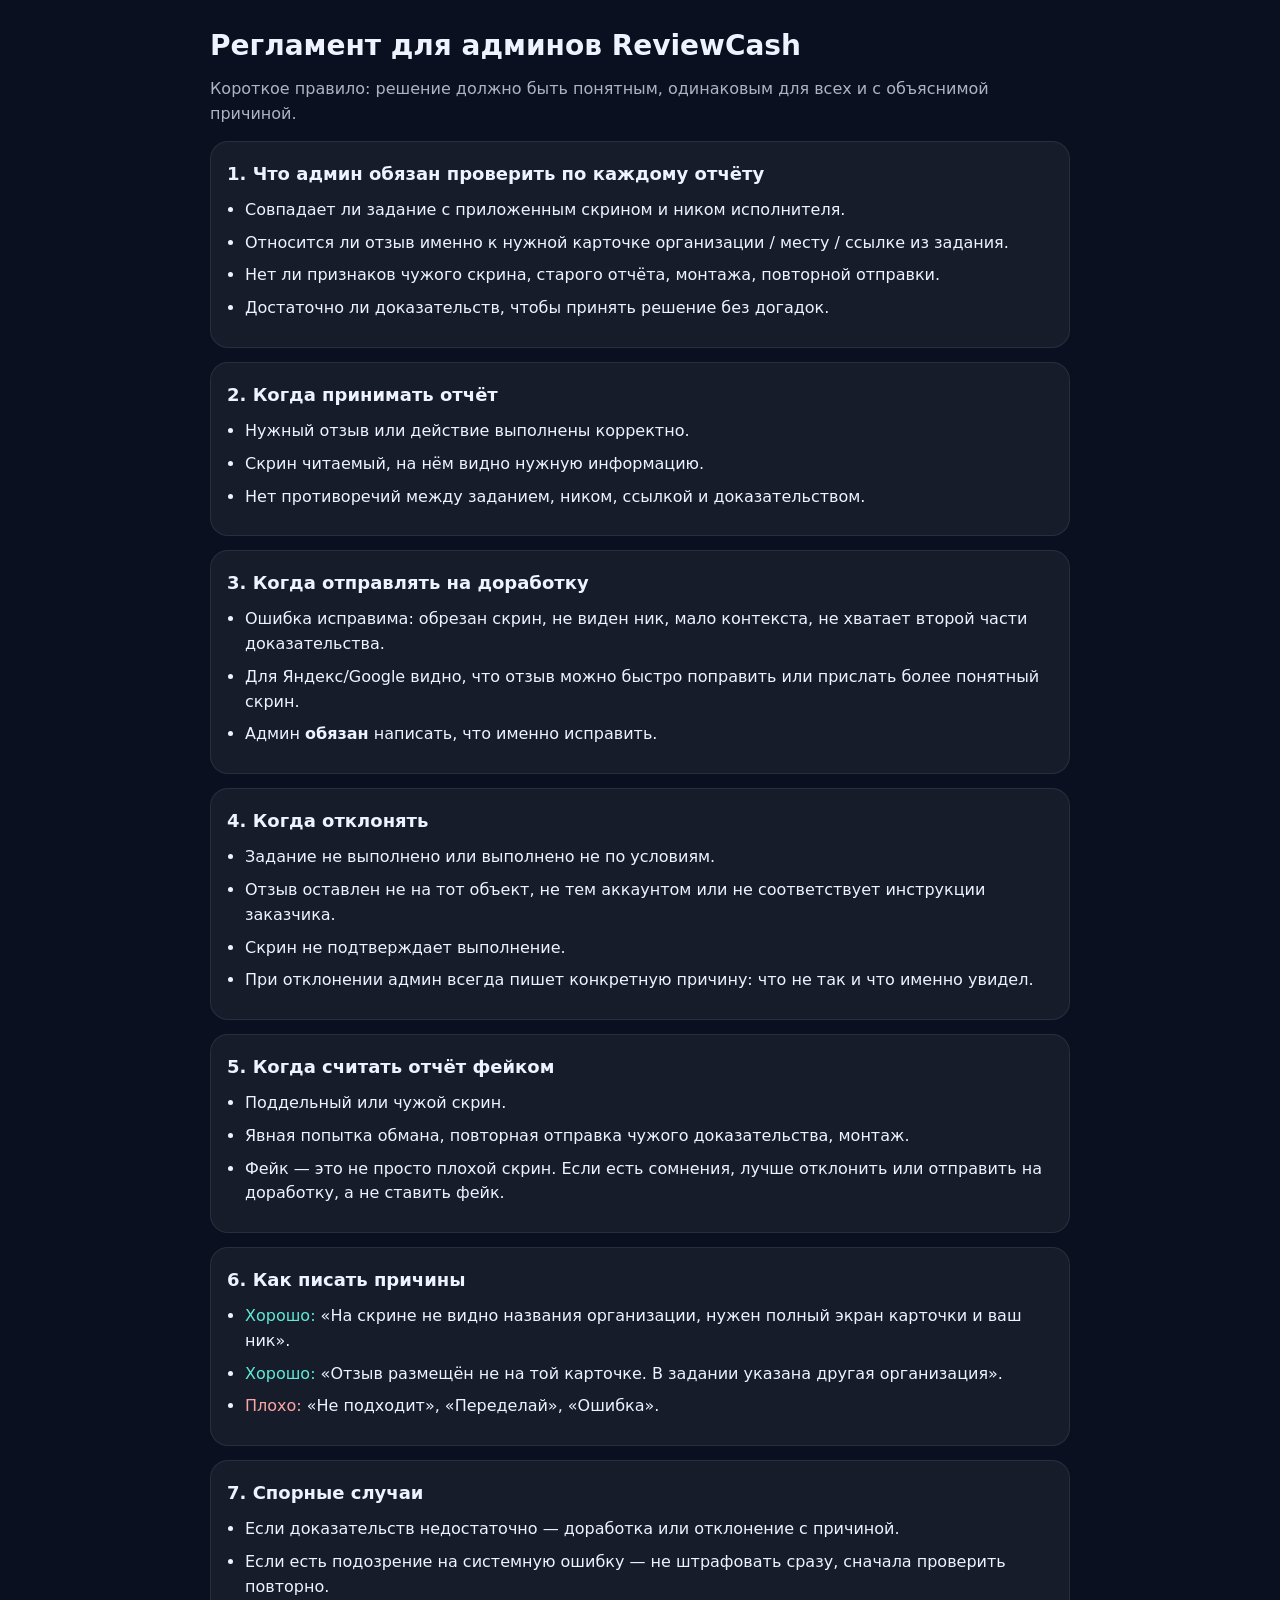
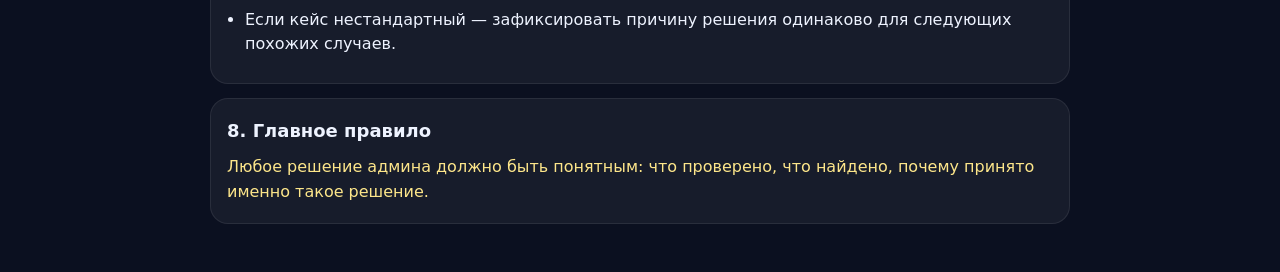
<file: public/admin_rules.html>
<!doctype html>
<html lang="ru">
<head>
  <meta charset="utf-8">
  <meta name="viewport" content="width=device-width, initial-scale=1">
  <title>ReviewCash — регламент модерации</title>
  <style>
    body{margin:0;font-family:Inter,system-ui,-apple-system,Segoe UI,Arial,sans-serif;background:#0b1020;color:#eef3ff;line-height:1.55}
    .wrap{max-width:860px;margin:0 auto;padding:24px 18px 48px}
    .card{background:rgba(255,255,255,.05);border:1px solid rgba(255,255,255,.08);border-radius:18px;padding:18px 16px;margin-top:14px}
    h1,h2{margin:0 0 10px} h1{font-size:28px} h2{font-size:18px}
    .muted{color:rgba(238,243,255,.72)}
    ul{margin:10px 0 0 18px;padding:0} li{margin:8px 0}
    .ok{color:#5eead4}.bad{color:#fca5a5}.warn{color:#fde68a}
  </style>
</head>
<body>
  <div class="wrap">
    <h1>Регламент для админов ReviewCash</h1>
    <div class="muted">Короткое правило: решение должно быть понятным, одинаковым для всех и с объяснимой причиной.</div>

    <div class="card">
      <h2>1. Что админ обязан проверить по каждому отчёту</h2>
      <ul>
        <li>Совпадает ли задание с приложенным скрином и ником исполнителя.</li>
        <li>Относится ли отзыв именно к нужной карточке организации / месту / ссылке из задания.</li>
        <li>Нет ли признаков чужого скрина, старого отчёта, монтажа, повторной отправки.</li>
        <li>Достаточно ли доказательств, чтобы принять решение без догадок.</li>
      </ul>
    </div>

    <div class="card">
      <h2>2. Когда принимать отчёт</h2>
      <ul>
        <li>Нужный отзыв или действие выполнены корректно.</li>
        <li>Скрин читаемый, на нём видно нужную информацию.</li>
        <li>Нет противоречий между заданием, ником, ссылкой и доказательством.</li>
      </ul>
    </div>

    <div class="card">
      <h2>3. Когда отправлять на доработку</h2>
      <ul>
        <li>Ошибка исправима: обрезан скрин, не виден ник, мало контекста, не хватает второй части доказательства.</li>
        <li>Для Яндекс/Google видно, что отзыв можно быстро поправить или прислать более понятный скрин.</li>
        <li>Админ <b>обязан</b> написать, что именно исправить.</li>
      </ul>
    </div>

    <div class="card">
      <h2>4. Когда отклонять</h2>
      <ul>
        <li>Задание не выполнено или выполнено не по условиям.</li>
        <li>Отзыв оставлен не на тот объект, не тем аккаунтом или не соответствует инструкции заказчика.</li>
        <li>Скрин не подтверждает выполнение.</li>
        <li>При отклонении админ всегда пишет конкретную причину: что не так и что именно увидел.</li>
      </ul>
    </div>

    <div class="card">
      <h2>5. Когда считать отчёт фейком</h2>
      <ul>
        <li>Поддельный или чужой скрин.</li>
        <li>Явная попытка обмана, повторная отправка чужого доказательства, монтаж.</li>
        <li>Фейк — это не просто плохой скрин. Если есть сомнения, лучше отклонить или отправить на доработку, а не ставить фейк.</li>
      </ul>
    </div>

    <div class="card">
      <h2>6. Как писать причины</h2>
      <ul>
        <li><span class="ok">Хорошо:</span> «На скрине не видно названия организации, нужен полный экран карточки и ваш ник».</li>
        <li><span class="ok">Хорошо:</span> «Отзыв размещён не на той карточке. В задании указана другая организация».</li>
        <li><span class="bad">Плохо:</span> «Не подходит», «Переделай», «Ошибка».</li>
      </ul>
    </div>

    <div class="card">
      <h2>7. Спорные случаи</h2>
      <ul>
        <li>Если доказательств недостаточно — доработка или отклонение с причиной.</li>
        <li>Если есть подозрение на системную ошибку — не штрафовать сразу, сначала проверить повторно.</li>
        <li>Если кейс нестандартный — зафиксировать причину решения одинаково для следующих похожих случаев.</li>
      </ul>
    </div>

    <div class="card">
      <h2>8. Главное правило</h2>
      <div class="warn">Любое решение админа должно быть понятным: что проверено, что найдено, почему принято именно такое решение.</div>
    </div>
  </div>
</body>
</html>
</file>
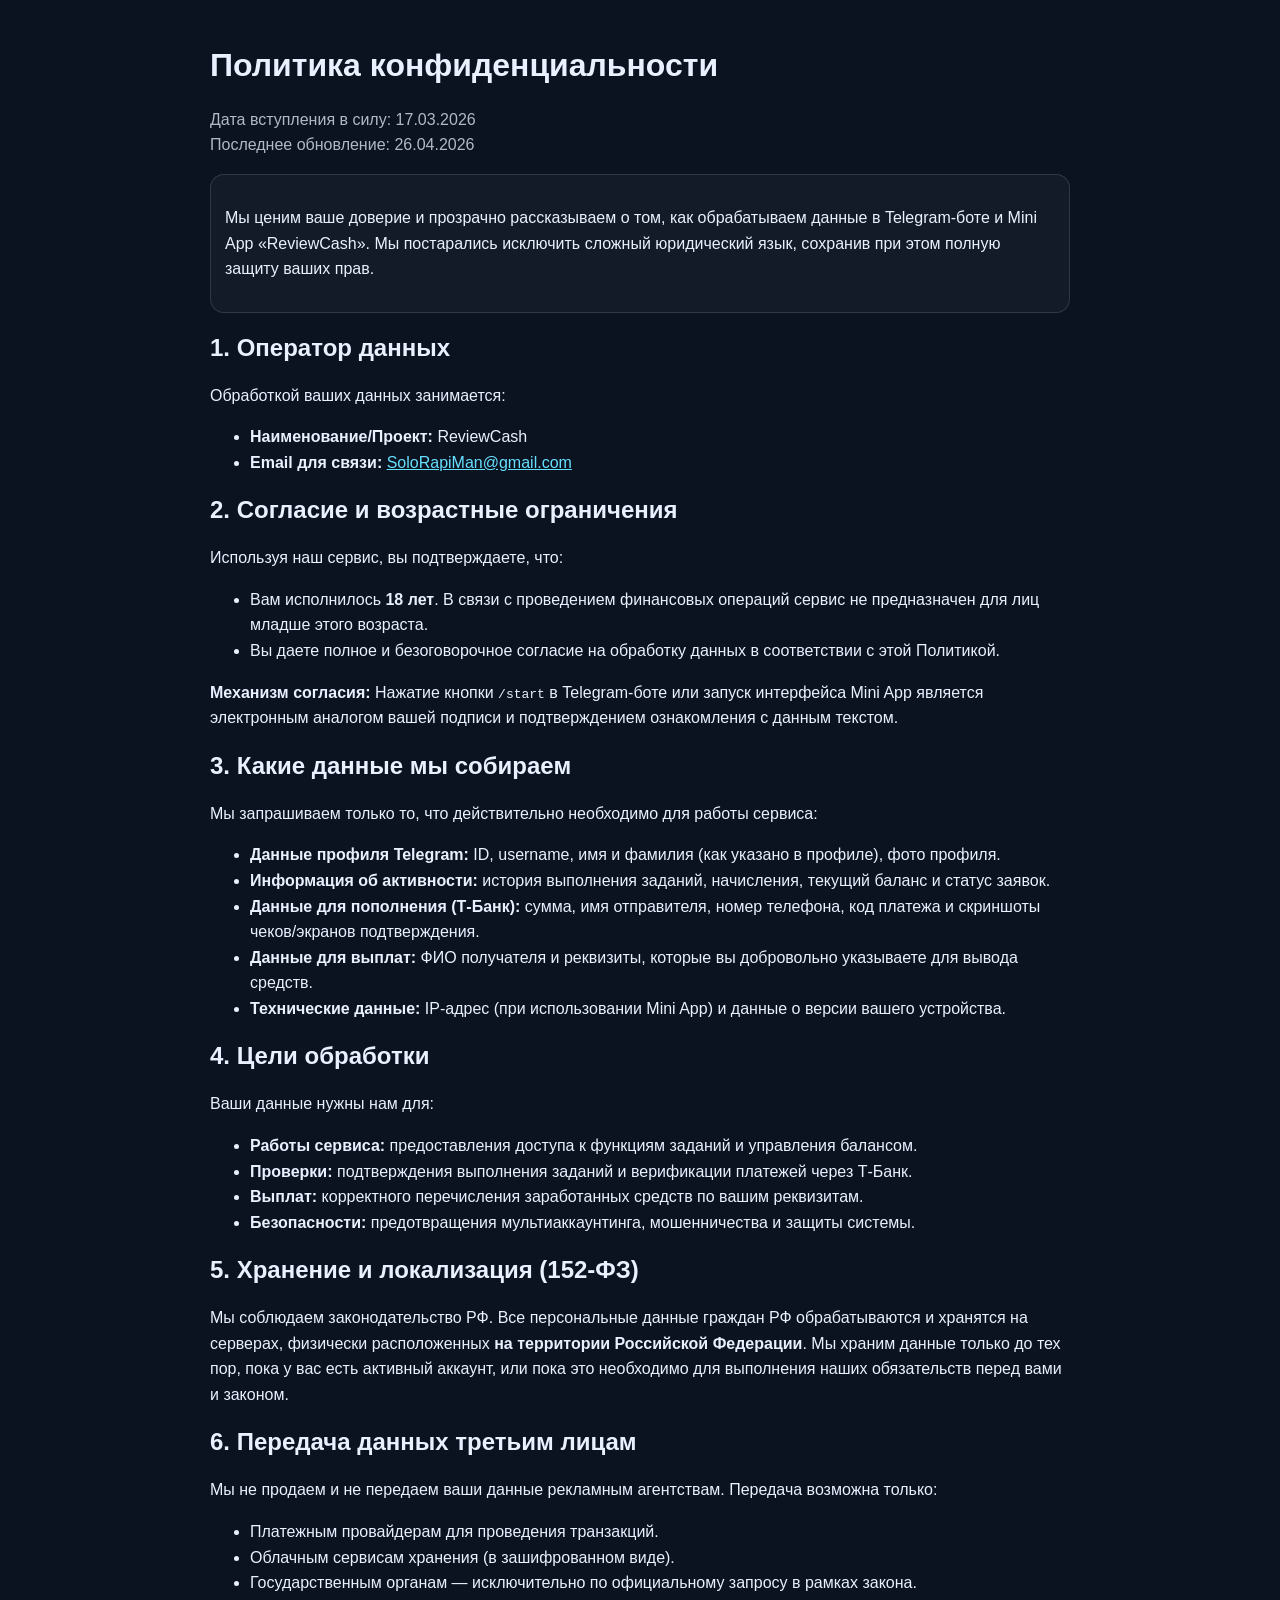
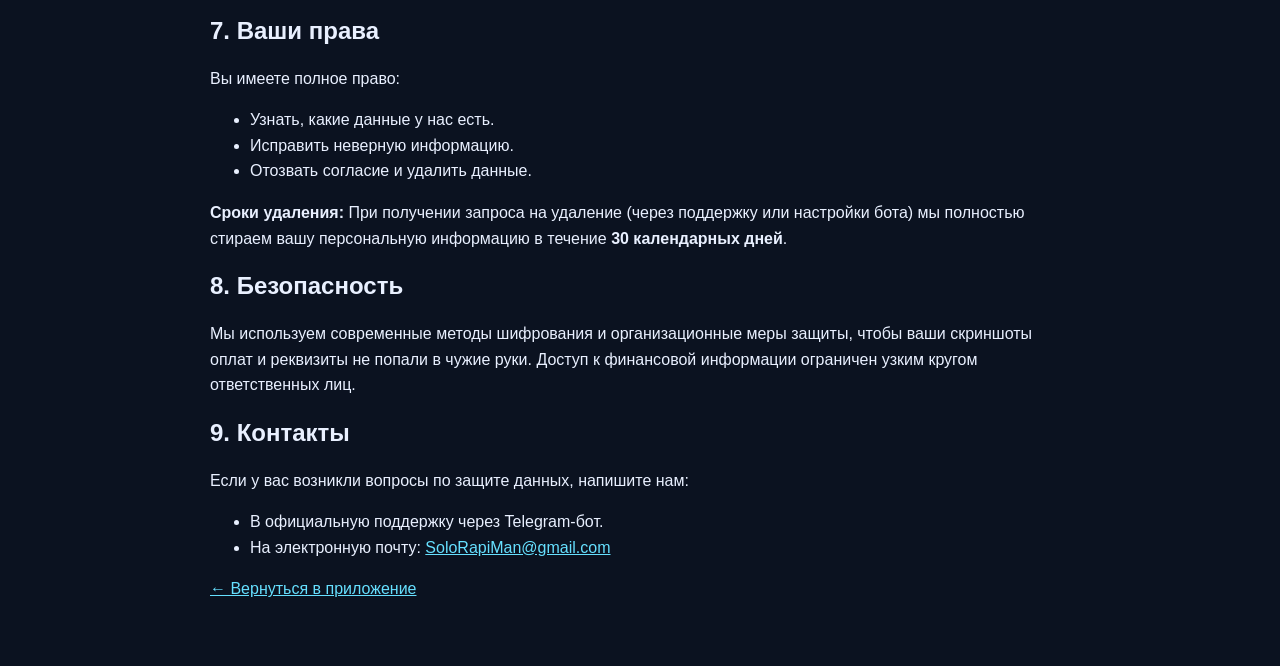
<file: public/privacy.html>
<!doctype html>
<html lang="ru">
<head>
  <meta charset="UTF-8" />
  <meta name="viewport" content="width=device-width, initial-scale=1.0" />
  <title>Политика конфиденциальности — ReviewCash</title>
  <style>
    body { font-family: Inter, Arial, sans-serif; background:#0b1220; color:#e9f0ff; margin:0; }
    .wrap { max-width: 860px; margin: 0 auto; padding: 24px 16px 48px; line-height: 1.6; }
    h1,h2 { line-height:1.25; }
    a { color:#66e0ff; }
    .muted { opacity:.75; }
    .card { background:rgba(255,255,255,.04); border:1px solid rgba(255,255,255,.12); border-radius:14px; padding:14px; }
  </style>
</head>
<body>
  <div class="wrap">
    <h1>Политика конфиденциальности</h1>
    <p class="muted">Дата вступления в силу: 17.03.2026<br>Последнее обновление: 26.04.2026</p>

    <div class="card">
      <p>Мы ценим ваше доверие и прозрачно рассказываем о том, как обрабатываем данные в Telegram-боте и Mini App «ReviewCash». Мы постарались исключить сложный юридический язык, сохранив при этом полную защиту ваших прав.</p>
    </div>

    <h2>1. Оператор данных</h2>
    <p>Обработкой ваших данных занимается:</p>
    <ul>
      <li><strong>Наименование/Проект:</strong> ReviewCash</li>
      <li><strong>Email для связи:</strong> <a href="mailto:SoloRapiMan@gmail.com">SoloRapiMan@gmail.com</a></li>
    </ul>

    <h2>2. Согласие и возрастные ограничения</h2>
    <p>Используя наш сервис, вы подтверждаете, что:</p>
    <ul>
      <li>Вам исполнилось <strong>18 лет</strong>. В связи с проведением финансовых операций сервис не предназначен для лиц младше этого возраста.</li>
      <li>Вы даете полное и безоговорочное согласие на обработку данных в соответствии с этой Политикой.</li>
    </ul>
    <p><strong>Механизм согласия:</strong> Нажатие кнопки <code>/start</code> в Telegram-боте или запуск интерфейса Mini App является электронным аналогом вашей подписи и подтверждением ознакомления с данным текстом.</p>

    <h2>3. Какие данные мы собираем</h2>
    <p>Мы запрашиваем только то, что действительно необходимо для работы сервиса:</p>
    <ul>
      <li><strong>Данные профиля Telegram:</strong> ID, username, имя и фамилия (как указано в профиле), фото профиля.</li>
      <li><strong>Информация об активности:</strong> история выполнения заданий, начисления, текущий баланс и статус заявок.</li>
      <li><strong>Данные для пополнения (Т-Банк):</strong> сумма, имя отправителя, номер телефона, код платежа и скриншоты чеков/экранов подтверждения.</li>
      <li><strong>Данные для выплат:</strong> ФИО получателя и реквизиты, которые вы добровольно указываете для вывода средств.</li>
      <li><strong>Технические данные:</strong> IP-адрес (при использовании Mini App) и данные о версии вашего устройства.</li>
    </ul>

    <h2>4. Цели обработки</h2>
    <p>Ваши данные нужны нам для:</p>
    <ul>
      <li><strong>Работы сервиса:</strong> предоставления доступа к функциям заданий и управления балансом.</li>
      <li><strong>Проверки:</strong> подтверждения выполнения заданий и верификации платежей через Т-Банк.</li>
      <li><strong>Выплат:</strong> корректного перечисления заработанных средств по вашим реквизитам.</li>
      <li><strong>Безопасности:</strong> предотвращения мультиаккаунтинга, мошенничества и защиты системы.</li>
    </ul>

    <h2>5. Хранение и локализация (152-ФЗ)</h2>
    <p>Мы соблюдаем законодательство РФ. Все персональные данные граждан РФ обрабатываются и хранятся на серверах, физически расположенных <strong>на территории Российской Федерации</strong>. Мы храним данные только до тех пор, пока у вас есть активный аккаунт, или пока это необходимо для выполнения наших обязательств перед вами и законом.</p>

    <h2>6. Передача данных третьим лицам</h2>
    <p>Мы не продаем и не передаем ваши данные рекламным агентствам. Передача возможна только:</p>
    <ul>
      <li>Платежным провайдерам для проведения транзакций.</li>
      <li>Облачным сервисам хранения (в зашифрованном виде).</li>
      <li>Государственным органам — исключительно по официальному запросу в рамках закона.</li>
    </ul>

    <h2>7. Ваши права</h2>
    <p>Вы имеете полное право:</p>
    <ul>
      <li>Узнать, какие данные у нас есть.</li>
      <li>Исправить неверную информацию.</li>
      <li>Отозвать согласие и удалить данные.</li>
    </ul>
    <p><strong>Сроки удаления:</strong> При получении запроса на удаление (через поддержку или настройки бота) мы полностью стираем вашу персональную информацию в течение <strong>30 календарных дней</strong>.</p>

    <h2>8. Безопасность</h2>
    <p>Мы используем современные методы шифрования и организационные меры защиты, чтобы ваши скриншоты оплат и реквизиты не попали в чужие руки. Доступ к финансовой информации ограничен узким кругом ответственных лиц.</p>

    <h2>9. Контакты</h2>
    <p>Если у вас возникли вопросы по защите данных, напишите нам:</p>
    <ul>
      <li>В официальную поддержку через Telegram-бот.</li>
      <li>На электронную почту: <a href="mailto:SoloRapiMan@gmail.com">SoloRapiMan@gmail.com</a></li>
    </ul>

    <p><a href="/app/">← Вернуться в приложение</a></p>
  </div>
</body>
</html>
</file>
